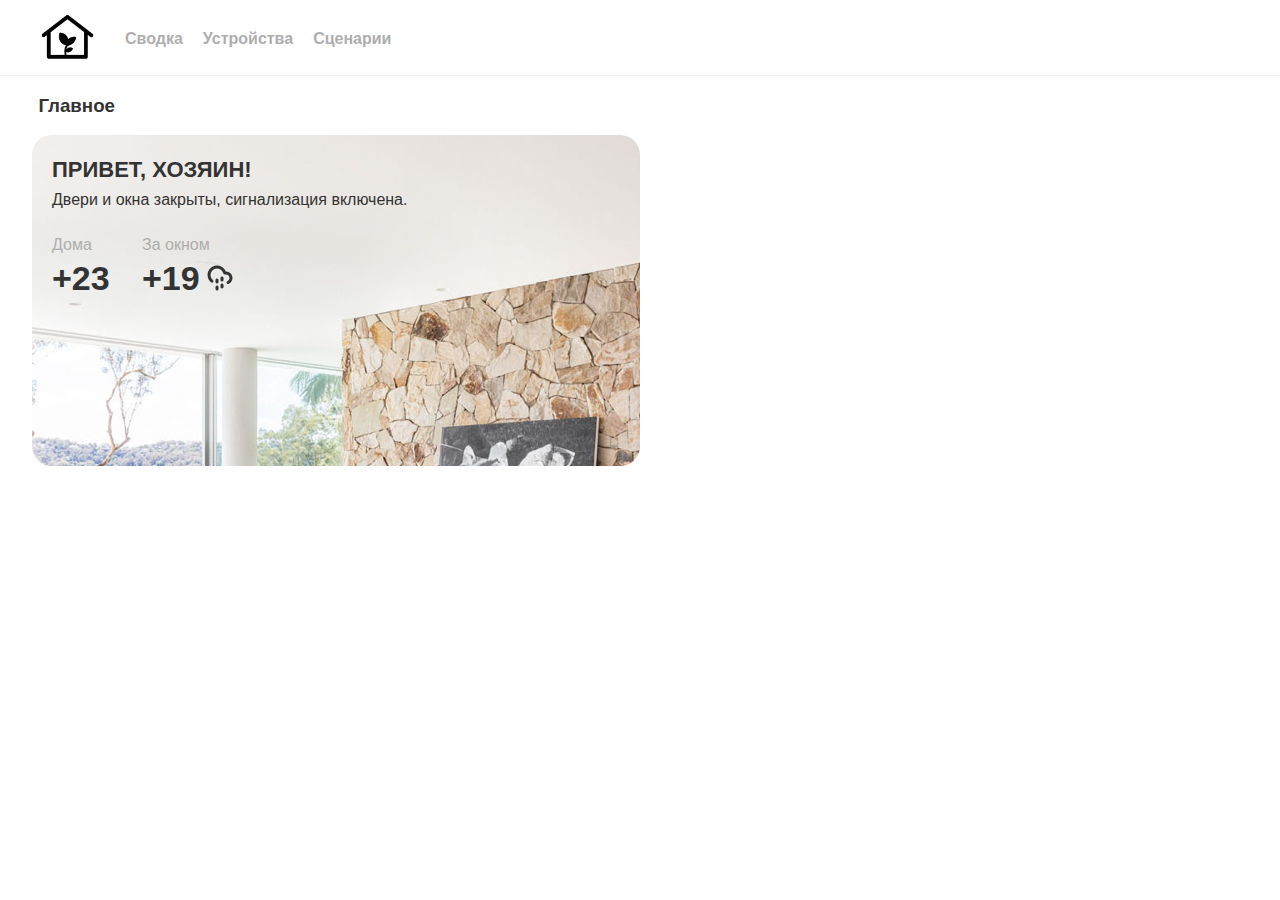
<file: index.html>
<!DOCTYPE html>
<html lang="ru">
<head>
    <meta charset="UTF-8" />
    <meta http-equiv="X-UA-Compatible" content="IE=edge" />
    <meta name="viewport" content="width=device-width, initial-scale=1" />
    <link rel="stylesheet" href="index.css">
    <title> Алиев | Умный дом </title>
</head>
<body>

    <div class="page">

        <header>
            <img src="imgs/logo.png" alt="SMART HOME" class="logoimg" width="75" height="75">

            <div class="headerlist" id="headerlist">
                <a href="#">Сводка</a>
                <a href="#">Устройства</a>
                <a href="#">Сценарии</a>
                <a href="#" id="burger">
            <img src="imgs/icon_list_m.png" alt="BURGERKING" />
            </a></div>

        </header>

        <div class="container">

            <section class="info">
                <h3 id="infoh">Главное</h3>
                <div class="nestedcont">
                <img src="imgs/bg@1x.png" id="infoimg" alt="SMART_HOME_BG" width="100%" height="331" />
                <p id="hellotou">ПРИВЕТ, ХОЗЯИН!</p>
                    <p id="isdooropened">Двери и окна закрыты, сигнализация включена.</p>
                    <p id="athome">Дома</p>
                    <p id="outside">За окном</p>
                    <p id="_23">+23</p>
                    <p id="_19">+19</p>
                    <img src="imgs/cloud-drizzle.png" id="cloudcry" alt="CLOUDS_CRY">
                </div>
            </section>
            <section class="scenarios"></section>

        </div>

        <div class="devices"></div>

        <footer></footer>

    </div>
        <script>
            list = document.getElementById("headerlist");
            burger = document.getElementById("burger").addEventListener("click", function () {
            if (list.className === "headerlist"){
                list.className += " adaptheader";
            }
            else {
                list.className = "headerlist";
            }
        });
        </script>
</body>
</html>
</file>
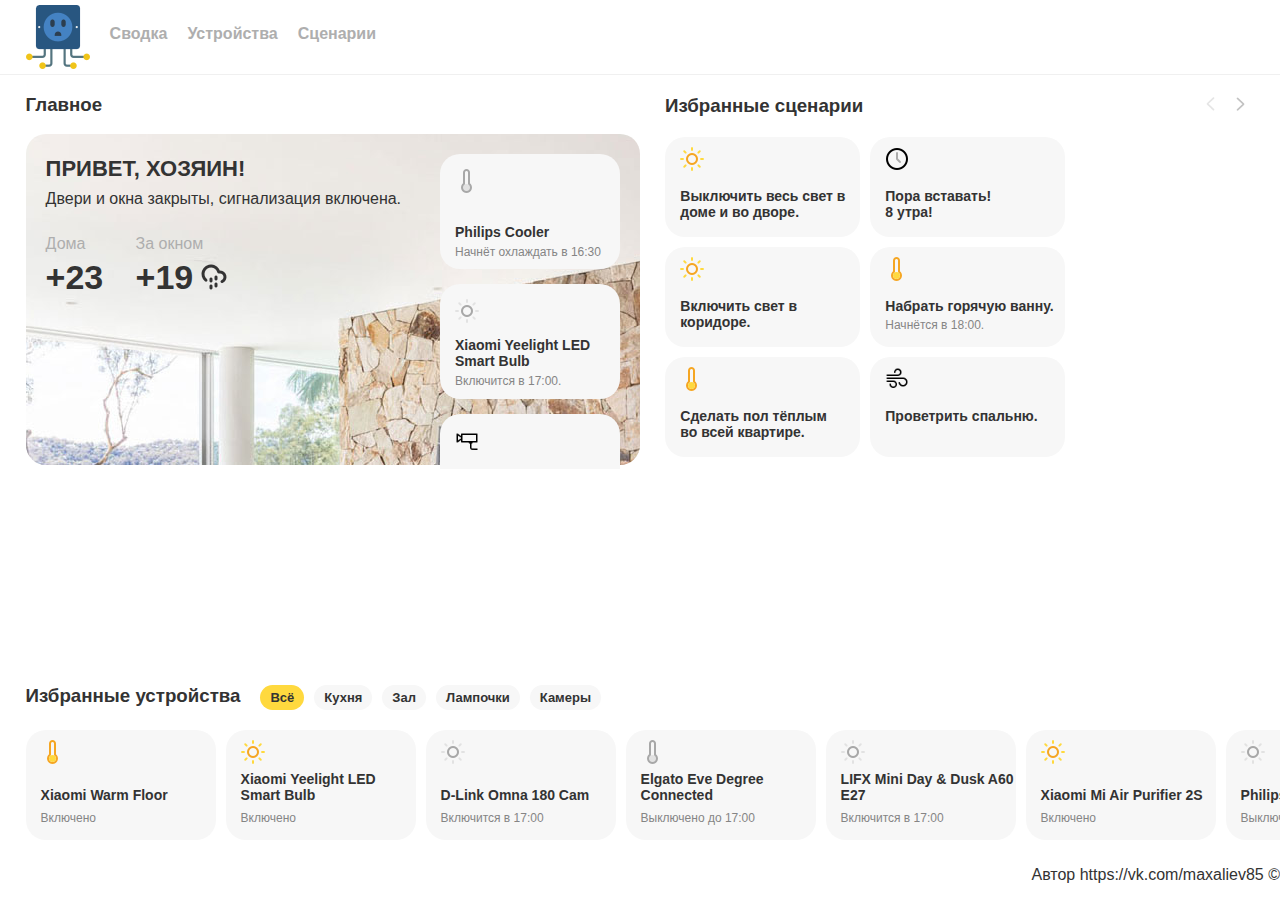
<file: public/index.html>
<!DOCTYPE html>
<html lang="ru">

<head>
    <meta charset="UTF-8" />
    <meta http-equiv="X-UA-Compatible" content="IE=edge" />
    <meta name="viewport" content="width=device-width, initial-scale=1" />
    <link rel="stylesheet" href="index.css">
    <script src="index.js"></script>
    <title> Умный Дом </title>
    <link rel="icon" href="../assets/imgs/logoimg.png" type="image/png">
</head>

<body>
    <div class="wrapall">
        <header>
            <img src="../assets/imgs/headerimg.png" alt="SMART HOME" class="logoimg" width="64">
            <div class="headerlist" id="headerlist">
                <a href="#summary">Сводка</a>
                <a href="#devices">Устройства</a>
                <a href="#scenarios">Сценарии</a>
                <a href="#" id="burger">
                    <img src="../assets/imgs/icon_list_m.png" alt="BURGERKING" />
                </a></div>
        </header>
        <div class="container">
            <a name="summary">
                <section class="info">
                    <h3 id="infoh">Главное</h3>
                    <div class="nestedcont">
                        <img src="../assets/imgs/bg@1_2x.jpg" id="infoimg" alt="SMART_HOME_BG" height="331" />
                        <p id="hellotou">ПРИВЕТ, ХОЗЯИН!</p>
                        <p id="isdooropened">Двери и окна закрыты, сигнализация включена.</p>
                        <p id="athome">Дома</p>
                        <p id="outside">За окном</p>
                        <p class="home_temp">+23</p>
                        <p id="_19">+19</p>
                        <img src="../assets/imgs/cloud-drizzle.png" id="cloudcry" alt="CLOUDS_CRY">
                        <div class="smallpanel" id="smallpaneltemp">
                            <img src="../assets/imgs/icon_temperature@1x.png" alt="Thermometer">
                            <p id="philcool">Philips Cooler</p>
                            <p id="_16:30">Начнёт охлаждать в 16:30</p>
                        </div>
                        <div class="smallpanel" id="smallpanellight">
                            <img src="../assets/imgs/icon_sun@1x.png" alt="Sunny">
                            <p id="xiaomi">Xiaomi Yeelight LED Smart Bulb</p>
                            <p id="_17:00">Включится в 17:00.</p>
                        </div>
                        <div class="smallpanel" id="smallpanelcam">
                            <img src="../assets/imgs/icons8-wall-mount-camera-32.png" id="bulletcam" width="24" alt="Say cheese">
                            <p id="dlink">D-Link Omna <br /> 180 Cam</p>
                            <p id="_18:30">Запись начнётся в 18:30.</p>
                        </div>
                        <div class="smallpanel" id="smallpanelair">
                            <img src="../assets/imgs/icons8-air-32.png" width="24" alt="Fresh air">
                            <p id="airpurify">Xiaomi Mi Air Purifier 2S</p>
                            <p id="_20:00">Запланировано на 20:00.</p>
                        </div>
                    </div>
            </a>
            </section>
            <section class="scenarios">
                <a name="scenarios">
                    <h3 id="favscenarios">Избранные сценарии</h3>
                    <div id="nestedscenarios">
                        <div class="favscenarios">
                            <img src="../assets/imgs/icon_sun_2@1x.png" alt="Солнышко">
                            <p class="favscenariostext">Выключить весь свет в доме и во дворе.</p>
                        </div>
                        <div class="favscenarios">
                            <img src="../assets/imgs/icon_scheduled@1x.png" alt="Часики">
                            <p class="favscenariostext">Пора вставать!<br>8 утра!</p>
                        </div>
                        <div class="favscenarios">
                            <img src="../assets/imgs/icon_sun_2@1x.png" alt="Солнышко">
                            <p class="favscenariostext">Включить свет в коридоре.</p>
                        </div>
                        <div class="favscenarios">
                            <img src="../assets/imgs/icon_temperature_2@1x.png" alt="Градусник">
                            <p class="favscenariostext">Набрать горячую ванну.</p>
                            <p class="favscenariosubtext">Начнётся в 18:00.</p>
                        </div>
                        <div class="favscenarios">
                            <img src="../assets/imgs/icon_temperature_2@1x.png" alt="Градусник">
                            <p class="favscenariostext">Сделать пол тёплым<br>во всей квартире.</p>
                        </div>
                        <div class="favscenarios">
                            <img src="../assets/imgs/icons8-air-32.png" alt="Ветерок" width="24">
                            <p class="favscenariostext">Проветрить спальню.</p>
                        </div>
                        <div class="favscenarios">
                            <img src="../assets/imgs/breathable.png" alt="Караоке!">
                            <p class="favscenariostext">Петь караоке.</p>
                        </div>
                        <div class="favscenarios">
                            <img src="../assets/imgs/guitar.png" alt="Релакс!">
                            <p class="favscenariostext">Проиграть релакс.<br />музыку.</p>
                        </div>
                        <div class="favscenarios">
                            <img src="../assets/imgs/icon.png" alt="Курочка">
                            <p class="favscenariostext">Включить духовку.</p>
                        </div>
                        <div class="favscenarios">
                            <img src="../assets/imgs/soccer-ball-variant.png" alt="...">
                            <p class="favscenariostext">Смотреть футбол.</p>
                            <p class="favscenariosubtext">Матч в 22:00.</p>
                        </div>
                    </div>
                    <img src="../assets/imgs/Icons/arrow-left.svg" id="leftarrow" alt="Лефт!" />
                    <img src="../assets/imgs/Icons/Arrow%20Right/M%20Copy@1x.png" id="rightarrow" alt="Райт!!" />
                </a>
            </section>
        </div>
        <div class="devmain">
            <a name="devices">
                <h3 id="devheading"> Избранные устройства </h3>
                <ul id="devlist">
                    <li class="devlist">
                        <img src="../assets/imgs/Icons/Arrow%20Right/M%20Copy@1x.png" id="devarrow" alt="^" width="6">
                        Всё </li>
                    <li class="devlist"> Кухня </li>
                    <li class="devlist"> Зал </li>
                    <li class="devlist"> Лампочки </li>
                    <li class="devlist"> Камеры </li>
                </ul>
                <div class="devs_wrap">
                    <div class="devs">
                        <img src="../assets/imgs/icon_temperature_2@1x.png" alt="No image">
                        <p class="devs_p1"> <br> Xiaomi Warm Floor </p>
                        <p class="devs_p2"> Включено </p>
                    </div>
                    <div class="devs">
                        <img src="../assets/imgs/icon_sun_2@1x.png" alt="No image">
                        <p class="devs_p1"> Xiaomi Yeelight LED Smart Bulb </p>
                        <p class="devs_p2"> Включено </p>
                    </div>
                    <div class="devs">
                        <img src="../assets/imgs/icon_sun@1x.png" alt="No image">
                        <p class="devs_p1"> <br> D-Link Omna 180 Cam </p>
                        <p class="devs_p2"> Включится в 17:00 </p>
                    </div>
                    <div class="devs">
                        <img src="../assets/imgs/icon_temperature@1x.png" alt="No image">
                        <p class="devs_p1"> Elgato Eve Degree Connected </p>
                        <p class="devs_p2"> Выключено до 17:00 </p>
                    </div>
                    <div class="devs">
                        <img src="../assets/imgs/icon_sun@1x.png" alt="No image">
                        <p class="devs_p1"> LIFX Mini Day & Dusk A60 E27 </p>
                        <p class="devs_p2"> Включится в 17:00 </p>
                    </div>
                    <div class="devs">
                        <img src="../assets/imgs/icon_sun_2@1x.png" alt="No image">
                        <p class="devs_p1"> <br> Xiaomi Mi Air Purifier 2S </p>
                        <p class="devs_p2"> Включено </p>
                    </div>
                    <div class="devs">
                        <img src="../assets/imgs/icon_sun@1x.png" alt="No image">
                        <p class="devs_p1"> <br> Philips Zhirui </p>
                        <p class="devs_p2"> Выключено </p>
                    </div>
                </div>
            </a>
        </div>
        <footer>
            <p class='footer_p1'> Автор https://vk.com/maxaliev85 &copy;</p>
        </footer>
    </div>
    <div class="paranja">
        <div class="popup">
            <img src="../assets/imgs/icon_temperature_2@2x.png" alt="No img" class="popup_img">
            <p class="popup_p1">+17</p>
            <p class="popup_p2">Xiaomi Warm Floor</p>
            <p class="popup_p3">Включено</p>
            <div class="circle_wrap">
                <svg width="200" height="200">
                    <defs>
                        <mask id="mask1">
                            <circle r="70" cx="100" cy="100" fill="none" stroke="white" stroke-width="30"
                                stroke-dasharray="1 7" stroke-dashoffset="-154"></circle>
                        </mask>
                    </defs>
                    <text x="50%" y="50%" dominant-baseline="middle" text-anchor="middle" class="svg_temp" font-size="40"
                        font-weight="bold">+17</text>
                    <g mask="url(#mask1)">
                        <circle r="70" cx="100" cy="100" fill="none" stroke="#ccc" stroke-width="30" stroke-dashoffset="-154"
                            stroke-dasharray="352 88"></circle>
                        <circle id="bar" r="70" cx="100" cy="100" fill="none" stroke="orange" stroke-width="50"
                            stroke-dashoffset="-154"></circle>
                    </g>
                </svg>
                <input id="input" type="range" min="0" max="120" value="33" />
            </div>
        </div>
        <button class='btn_apply'>Применить</button>
        <div class="popup"></div>
        <div class="popup"></div>
    </div>
</body>

</html>
</file>
<file: index.css>
html,
body,
.page{
    height: 100%;
    margin: 0;
    padding: 0;
    box-sizing: border-box;
    font-family: Arial, Helvetica, sans-serif;
    color: #333333;
}
.page{
    display: flex;
    flex-direction: column;
    margin: 0 auto;
    max-width: 1400px;
}
.container{
    display: flex;
    flex-direction: row;
    flex: 1 0 auto;
}
.devices{
    flex-basis: 140px;
}
.info,
.scenarios{
    flex-basis: 50%;
}
@media (max-width: 640px) {
    .container{
        flex-direction: column;
    }
    .scenarios{
        flex: 1 0 auto;
    }
    .logoimg{
        margin-left: 0 !important;
        display: block;
        float: left;
    }
    #infoh{
        display: none;
    }
    header{
        border: none !important;
        position: relative;
    }
    #hellotou{
        font-size: 16px !important;
    }
    #isdooropened{
        font-size: 13px;
        top: 30px !important;
    }
    .nestedcont{
        display: inline-block;
    }
    #athome,#outside{
        top: 65px !important;
        font-size: 13px;
    }
    #_23,#_19{
        font-size: 25px !important;
        top: 70px !important;
    }
    #cloudcry{
        top: 100px !important;
        left: 155px !important;
        width: 20px;
    }
    .headerlist a#burger{
        display: block !important;
        position: absolute;
        top: 0;
        right: 15px;
        float: right;
     }
     .headerlist.adaptheader a:not(:last-child){
        display: block !important;
        font-size: 13px;
        background-color: rgba(51,51,51,0.6);
        text-transform: uppercase;
        float: none;
        clear: left;
        margin: 2px auto !important;
        padding: 10px 20px !important;
        text-align: left;
        /*width: 80%;*/
    }
     /*#headerlist{*/
         /*text-align: center;*/ /* For centering div with float width
          and margins set upped to auto. */
     /*}*/
   .headerlist a{
        display: none !important;
    }
}
header{
    border-bottom: 1px solid #f0f0f0;
}
.headerlist a{
    float: left;
    display: block;
    color: #aeaeae;
    font-weight: bold;
    text-decoration: none;
    margin-left: 20px;
    padding-top: 30px;
    text-align: center;
}
.headerlist a:hover{
    color: #ffdf00;
    cursor: pointer;
}
.logoimg{
    margin-left: 30px;
    float: left;
}
.info{
    text-align: center;
}
.nestedcont{
    position: relative;
    width: 95%;
    margin-left: auto;
}
#infoh{
    text-align: left;
    margin-left: 6%;
}
#hellotou{
    position: absolute;
    top: 0;
    left: 20px;
    font-size: 22px;
    font-weight: bold;
}
#infoimg{
    object-fit: cover;
    border-radius: 20px;
}
#isdooropened{
    position: absolute;
    top: 40px;
    left: 20px;
    white-space: normal;
    text-align: left;
}
#athome,
#outside{
    position: absolute;
    top: 85px;
    color: #aeaeae;
}
#athome,
#_23{
    left: 20px;
}
#outside,
#_19{
    left: 110px;
}
#_23,#_19{
    position: absolute;
    top: 90px;
    font-size: 34px;
    font-weight: bold;
}
#cloudcry{
    position: absolute;
    top: 130px;
    left: 175px;
}
#burger{
    display: none;
}
/*::selection{*/
    /*background-color: #333;*/
    /*color: #fff;*/
/*}*/  /*Custom trick,for changing the standard selection color*/
</file>
<file: public/index.css>
html,
body,
.wrapall{
    height: 100%;
    margin: 0;
    padding: 0;
    box-sizing: border-box;
    font-family: Arial, Helvetica, sans-serif;
    color: #333333;
}

.wrapall{
    display: flex;
    flex-direction: column;
    margin: 0 auto;
    max-width: 1400px;
}
.container{
    display: flex;
    flex-direction: row;
    flex-grow: 1;
}
.info,
.scenarios{
    flex-basis: 50%;
}
header{
    border-bottom: 1px solid #f0f0f0;
}
.headerlist a{
    float: left;
    display: block;
    color: #aeaeae;
    font-weight: bold;
    text-decoration: none;
    margin: 25px 0 0 20px;
    text-align: center;
    transition: all 250ms linear,visibility 0s,
    padding-left 0s,margin-left 0s,
    margin-top 0s,color 500ms linear;
}
.headerlist a:hover{
    color: #ffdf00;
    cursor: pointer;
}
.logoimg{
    margin: 5px 0 5px 2%;
    float: left;
    cursor: pointer;
}
section.info{
    text-align: center;
}
section.scenarios{
    position: relative;
    width: 100%;
    overflow: hidden;
}
div.nestedcont{
    position: relative;
    width: 96%;
    margin-left: auto;
    overflow: hidden;
}
h3#infoh{
    text-align: left;
    margin-left: 4%;
}
#hellotou{
    position: absolute;
    top: 0;
    left: 20px;
    font-size: 22px;
    font-weight: bold;
}
#infoimg{
    width: 100%;
    object-fit: cover;
    border-radius: 20px;
}
#isdooropened{
    position: absolute;
    top: 40px;
    left: 20px;
    white-space: normal;
    text-align: left;
}
#athome,
#outside{
    position: absolute;
    top: 85px;
    color: #aeaeae;
}
#athome,
.home_temp{
    left: 20px;
}
#outside,
#_19{
    left: 110px;
}
.home_temp,#_19{
    position: absolute;
    top: 90px;
    font-size: 34px;
    font-weight: bold;
}
#cloudcry{
    position: absolute;
    top: 130px;
    left: 175px;
}
#burger{
    display: none;
}
.smallpanel{
    position: absolute;
    right: 20px;
    background-color: #f7f7f7;
    border-radius: 20px;
    padding: 15px 15px 0;
    text-align: left;
    transition: top 350ms linear 0s, left 350ms linear 0s;
    width: 150px;
    height: 100px;
}
#smallpaneltemp{
    top: 20px;
}
#smallpanellight{
    top: 150px;
}
#smallpanelcam{
    top: 280px;
}
#smallpanelair{
    top: 410px;
}
#philcool,
#xiaomi,
#dlink,
#airpurify {
    font-size: 14px;
    font-weight: bold;
    margin-bottom: 0;
    margin-top: 27px;
}
#xiaomi, #dlink, #airpurify{
    margin-top: 10px;
}
#_16\:30,
#_17\:00,
#_18\:30,
#_20\:00 {
    color: #858585;
    font-size: 12px;
    margin-top: 5px;
}
h3#favscenarios{
    margin: 20px 0 -40px 25px;
}
div.favscenarios{
    display: inline-block;
    margin: 0 10px 10px 0; /*Right 20px*/
    background-color: #f7f7f7;
    width: 180px;
    height: 90px;
    border-radius: 20px;
    padding: 10px 0 0 15px;
    font-size: 14px;
    font-weight: bold;
    transition: all 300ms linear 0s;
    cursor: pointer;
    vertical-align: top;
    white-space: normal;
    overflow-y: hidden;
}
div.favscenarios:hover{
    background-color: #ffffff;
    box-shadow: 0 2px 6px 0 rgba(197, 186, 186, 0.5);
}
div#nestedscenarios{
    height: 330px;
    font-size: 0;
    transition: all 300ms linear 0s, height 0s, padding-left 0s;
    margin: 60px auto 0;
    width: 96%;
    overflow: hidden;
    padding-left: 25px;
}
p.favscenariosubtext{
    font-size: 12px;
    font-weight: normal;
    color: #858585;
    margin-top: -10px;
}
img#leftarrow{
    display: none;
    position: absolute;
    top: 22px;
    right: 65px;
    opacity: 0.33;
}
img#rightarrow{
    display: none;
    position: absolute;
    top: 22px;
    right: 35px;
    opacity: 1;
    transform: rotate(180deg);
    cursor: pointer;
}

h3#devheading {
    margin: 0 0 0 2%;
    float: left;
    padding-right: 10px;
}
li.devlist{
    display: inline-block;
    font-size: 13px;
    font-weight: bold;
    margin-left: 10px;
    vertical-align: top;
    background-color: #f7f7f7;
    padding: 5px 10px;
    border-radius: 20px;
    cursor: pointer;
}
li.devlist:first-child{
    background-color: #ffd93e;
}
ul#devlist{
    font-size: 0;
}
img#devarrow{
    display: none;
}

div.devs_wrap{
    margin: 20px 0 0 2%;
    font-size: 0;
    white-space: nowrap;
    overflow-x: hidden;
}
div.devs{
    width: 175px;
    height: 100px;
    background-color: #f7f7f7;
    border-radius: 20px;
    padding: 10px 0 0 15px;
    display: inline-block;
    cursor: pointer;
    transition: background-color 400ms linear;
    vertical-align: top;
    margin: 0 10px 10px 0;
}

div.devs:hover{
    background-color: #fff;
    box-shadow: 0 2px 6px 0 rgba(197, 186, 186, 0.5);
}

p.devs_p1{
    font-size: 14px;
    font-weight: 600;
    white-space: normal;
    margin-top: 0.5em;
}
p.devs_p2{
    font-size: 12px;
    margin-top: -0.5em;
    color: #858585;
}

.paranja{
    position: fixed;
    top: 0;
    left: 0;
    bottom: 0;
    right: 0;
    background-color: rgba(0, 0, 0, 0.5);
    display: none;
    overflow: hidden;
}

.opened .paranja{
    display: block;
}

.opened .wrapall{
    filter: blur(10px);
}

.popup {
    width: 640px;
    height: 320px;
    background-color: white;
    padding: 30px;
    opacity: 0;
    transform-origin: left top;
    transform: scale(.1);
    position: absolute;
    transition: all 1s ease-in 0s;
    border-radius: 20px;
}

.opened.popup {
    opacity: 1;
    transform: translate(-50%,-50%) scale(1);
    top: 50% !important;
    left: 50% !important;
}

.popup_p1,.popup_p2{
    margin: 0;
}

.popup_p2{
    font-size: 27px;
    font-weight: bold;
}

.popup_p3{
    font-size: 14px;
    margin-top: 5px;
}

.popup_p1{
    font-size: 36px;
    font-weight: bold;
    float: right;
}

.popup_img{
    float: right;
}

.circle_wrap{
    width: 100%;
    display: flex;
    align-items: center;
    flex-direction: column;
}

svg{
    touch-action: none;
    backface-visibility: hidden;
    transform: translateZ(0);
}

input[type=range],input[type=range]::-webkit-slider-thumb{
    -webkit-appearance: none;
    border: none;
}

input[type=range]::-moz-range-thumb,input[type=range]::-moz-range-track{
    visibility: hidden;
}

.btn_apply{
    width: 700px;
    height: 60px;
    position: absolute;
    transform-origin: left top;
    transform: scale(.1);
    opacity: 0;
    background-color: #ffd93e;
    border-radius: 20px;
    font-size: 18px;
    font-weight: bold;
    outline: none;
    border: none;
    cursor: pointer;
}

.opened.btn_apply {
    opacity: 1;
    transform: translate(-50%,-50%) scale(1);
    top: 83% !important;
    left: 50% !important;
    transition: all 1s ease-in 0s;
    }

footer{
    display: flex;
    justify-content: flex-end;
    flex-basis: 35px;
    align-items: center;
}

@media (max-width: 1210px) {
    .smallpanel{
        right: unset !important;
    }
    #smallpaneltemp,
    #smallpanellight,
    #smallpanelcam,
    #smallpanelair {
        top: 200px !important;
    }

    .devmain{
        flex-grow: 1;
        overflow: hidden;
    }

    footer{
        display: none;
    }
}
@media (max-width: 640px) {
    div.wrapall{
        height: auto;
    }
    .container{
        flex-direction: column;
    }
    .scenarios{
        flex: 1 0 auto;
    }
    .logoimg{
        width: 44px;
        display: block;
        float: left;
    }
    h3#infoh{
        display: none;
    }
    header{
        border: none;
    }
    #hellotou{
        font-size: 16px;
    }
    #isdooropened{
        font-size: 13px;
        top: 30px;
    }
    .nestedcont{
        display: inline-block;
        height: calc(331px/1.25);
    }
    #infoimg{
        height: 100%;
    }
    #athome,#outside{
        top: 65px;
        font-size: 13px;
    }
    .home_temp,#_19{
        font-size: 25px !important;
        top: 70px !important;
    }
    #cloudcry{
        top: 100px !important;
        left: 155px !important;
        width: 20px;
    }
    .headerlist a#burger{
        display: block !important;
        position: absolute;
        top: 0;
        right: 15px;
        float: right;
    }
    .headerlist.adaptheader a:not(:last-child){
        visibility: visible;
        font-size: 13px;
        text-transform: uppercase;
        float: none;
        clear: left;
        margin: 1px auto !important;
        padding: 10px 20px !important;
        width: 75%;
        background-color: rgba(70, 130, 180, 1);
    }
    .headerlist.adaptheader a:not(:last-child):hover{
        background-color: rgba(65, 105, 255, 1);
    }
    .headerlist a:not(:last-child){
        visibility: hidden;
    }
    #smallpaneltemp,#smallpanellight, #smallpanelcam, #smallpanelair{
        top: 140px !important;
    }
    div#nestedscenarios{
        white-space: nowrap;
        height: 105px;
    }
    img#rightarrow,img#leftarrow{
        display: none !important;
    }
    h3#favscenarios{
        margin-left: 2%;
    }

    div.favscenarios:hover,
    div.favouritedev:hover,
    div.devs:hover {
        background-color: #f7f7f7;
        box-shadow: unset;
    }
    header{
        padding-bottom: 3px;
    }
    li.devlist{
        margin-right: 2%;
        float: right;
    }
    li.devlist:not(:first-child){
        display: none;
    }
    img#devarrow{
        display: block;
        transform: rotate(-90deg);
        float: right;
        margin: 3px 0 0 5px;
        filter: brightness(0%);
    }

    .devmain{
        margin-top: 20px;
    }

    div.devs_wrap {
        float: left;
        clear: both;
        margin-top: 15px;
    }

    footer{
        display: flex;
        justify-content: center;
    }

    .popup{
        width: 310px;
        height: 450px;
        padding: 15px;
    }

    .opened.popup{
        top: 42vh !important;
    }

    .popup_p1, .popup_img{
        display: none;
    }

    .popup_p2{
        font-size: 18px;
    }

    .popup_p3{
        font-size: 12px;
    }

    .circle_wrap{
        height: 100%;
        justify-content: center;
        position: absolute;
        top: 0;
        left: 0;
    }

    .btn_apply{
        width: 340px;
    }

    .btn_apply.opened{
        top: 90% !important;
    }

}
</file>
